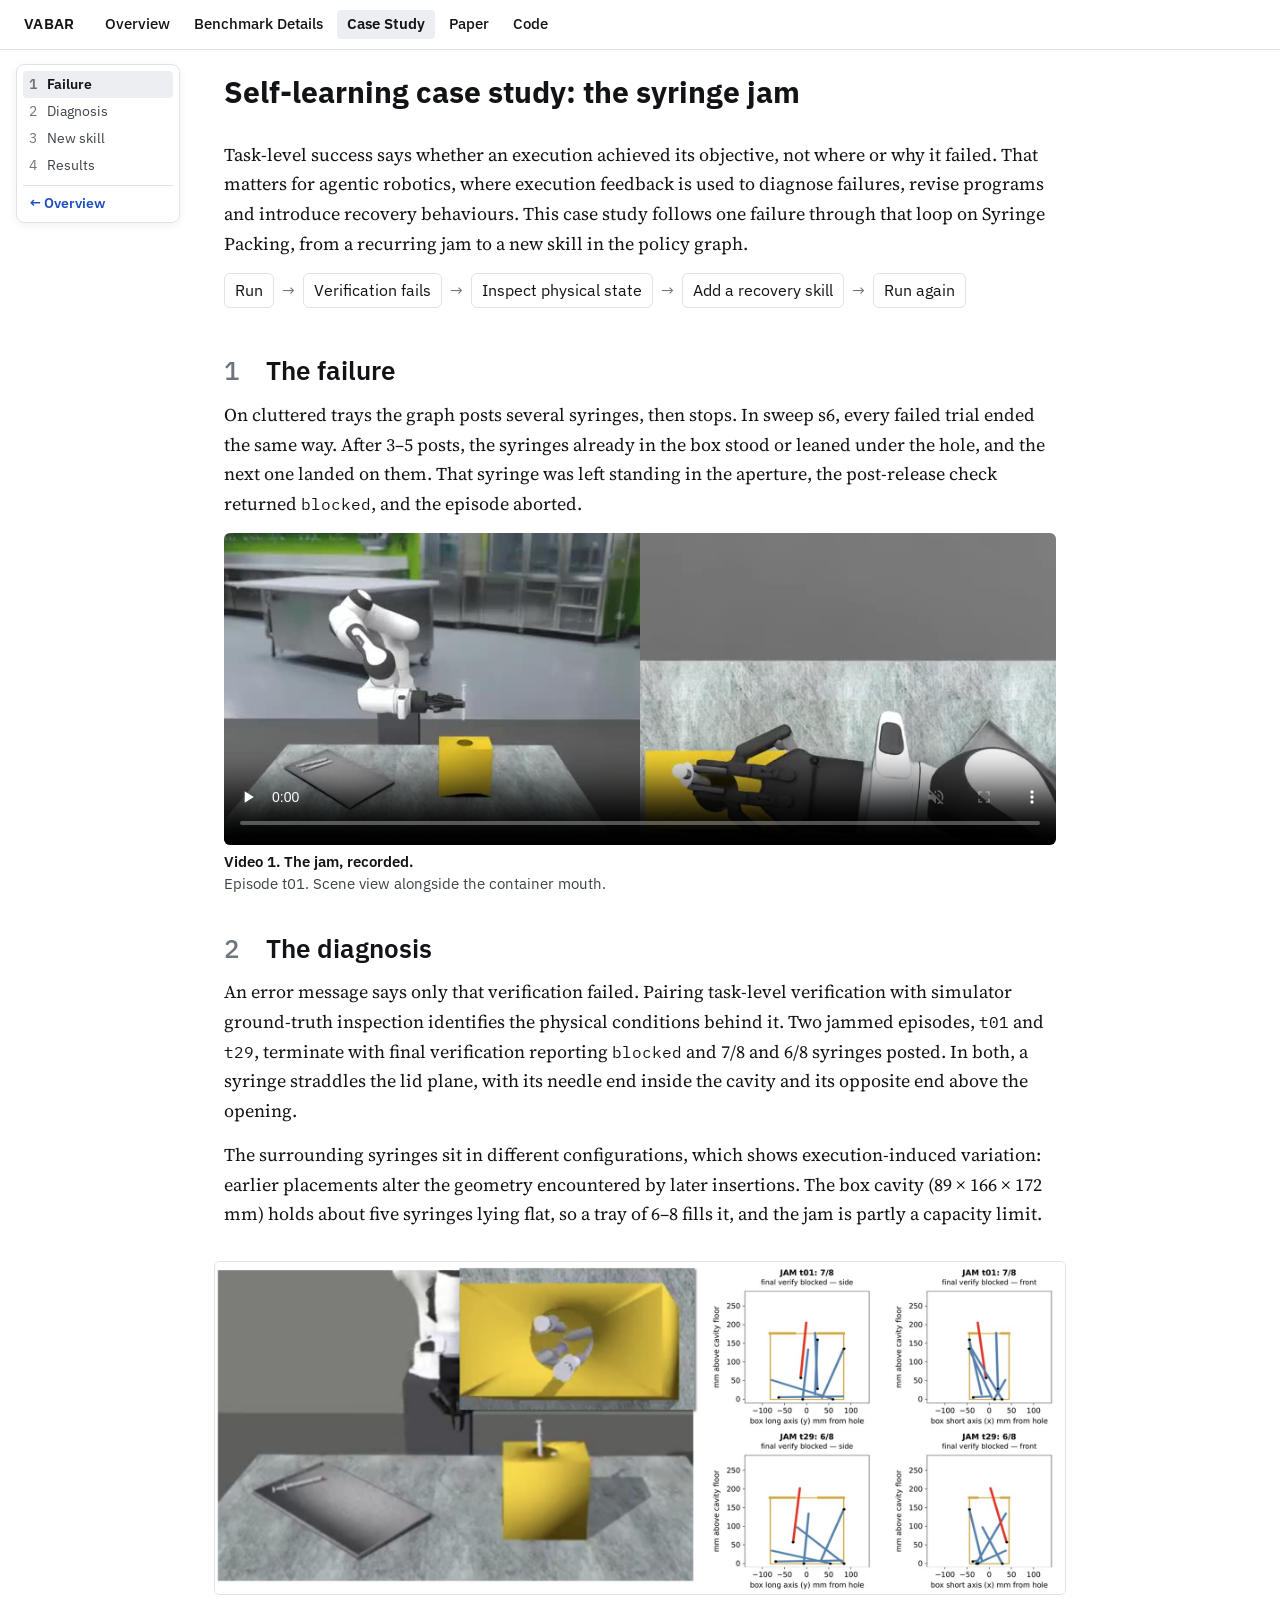
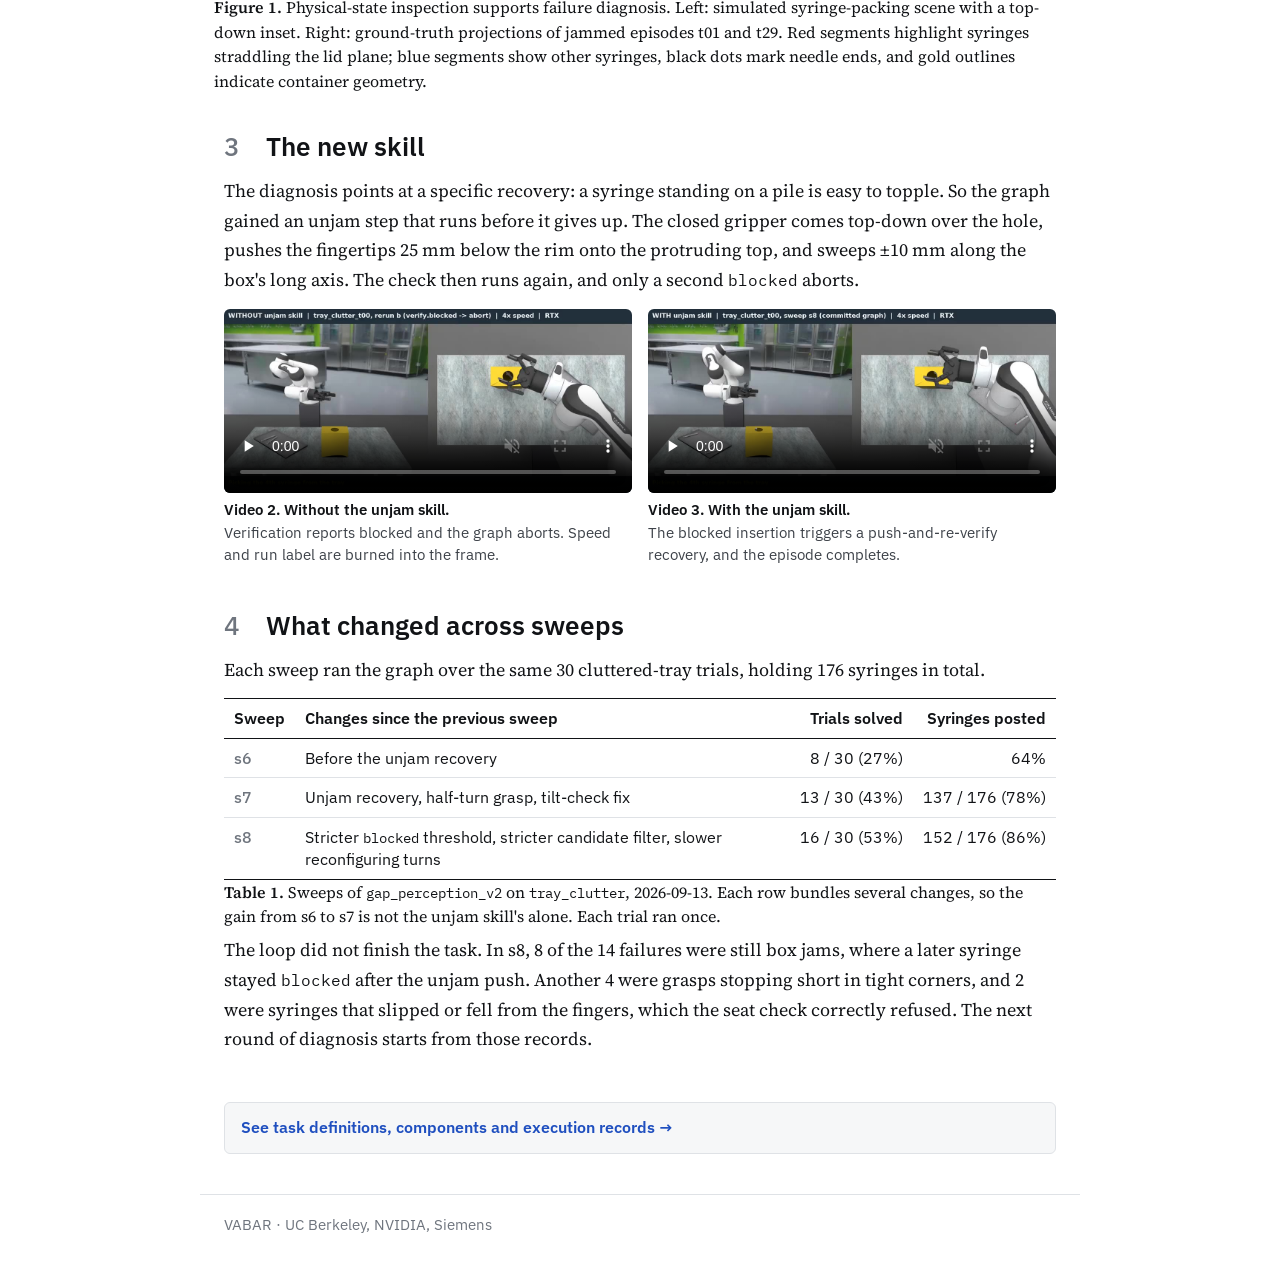
<file: selflearning.html>
<!DOCTYPE html>
<html lang="en">
<head>
  <meta charset="utf-8" />
  <meta name="viewport" content="width=device-width, initial-scale=1" />
  <title>Self-learning case study | VABAR</title>
  <meta name="description" content="How execution feedback and physical-state inspection turned a recurring syringe-packing jam into a new recovery skill." />
  <link rel="preconnect" href="https://fonts.googleapis.com" />
  <link rel="preconnect" href="https://fonts.gstatic.com" crossorigin />
  <link href="https://fonts.googleapis.com/css2?family=IBM+Plex+Sans:wght@400;500;600;700&family=IBM+Plex+Mono:wght@400&family=Source+Serif+4:ital,opsz,wght@0,8..60,400;0,8..60,600;1,8..60,400&display=swap" rel="stylesheet" />
  <link rel="stylesheet" href="css/style.css" />
  <style>
    .clips { display: grid; grid-template-columns: repeat(2, minmax(0, 1fr)); gap: 16px; margin: 14px 0 6px; }
    .clips figure, .clip { margin: 0; }
    .clips video, .clip video { width: 100%; height: auto; border-radius: 6px; background: var(--surface); }
    .clips figcaption, .clip figcaption { margin-top: 6px; font-family: var(--sans); font-size: 15px; line-height: 1.5; color: var(--ink-2); }
    .clips figcaption b, .clip figcaption b { display: block; color: var(--ink); }
    .note { font-family: var(--sans); font-size: 15px; line-height: 1.5; color: var(--ink-2); }
    td.num, th.num { text-align: right; font-variant-numeric: tabular-nums; white-space: nowrap; }
    @media (max-width: 760px) { .clips { grid-template-columns: 1fr; } }
  </style>
</head>
<body>
  <header class="masthead">
    <a class="lab" href="index.html"><b>VABAR</b></a>
    <nav class="pages" aria-label="Pages">
      <a href="index.html">Overview</a>
      <a href="tasks.html"><span class="long">Benchmark </span>Details</a>
      <a href="selflearning.html" aria-current="page">Case Study</a>
    </nav>
    <nav class="ext" aria-label="Paper and code">
      <a href="https://arxiv.org/abs/2611.06881" target="_blank" rel="noopener">Paper</a>
      <a href="https://github.com/BerkeleyAutomation/VABAR" target="_blank" rel="noopener">Code</a>
    </nav>
  </header>
  <nav class="sidenav" aria-label="Sections on this page">
    <a href="#c2"><span class="n">1</span><span>Failure</span></a>
    <a href="#c3"><span class="n">2</span><span>Diagnosis</span></a>
    <a href="#c4"><span class="n">3</span><span>New skill</span></a>
    <a href="#c5"><span class="n">4</span><span>Results</span></a>
    <a class="pagelink" href="index.html">← Overview</a>
  </nav>
  <main id="top">
    <article>
      <div class="body">
        <header class="subpage-head"><h1>Self-learning case study: the syringe jam</h1></header>

        <section id="c1">
          <p>Task-level success says whether an execution achieved its objective, not where or why it failed. That matters for agentic robotics, where execution feedback is used to diagnose failures, revise programs and introduce recovery behaviours. This case study follows one failure through that loop on Syringe Packing, from a recurring jam to a new skill in the policy graph.</p>
          <div class="flow" aria-label="The loop in this case study">
            <span class="n">Run</span><span class="a">→</span><span class="n">Verification fails</span><span class="a">→</span><span class="n">Inspect physical state</span><span class="a">→</span><span class="n">Add a recovery skill</span><span class="a">→</span><span class="n">Run again</span>
          </div>
        </section>

        <section id="c2">
          <h2><span class="num">1</span>The failure</h2>
          <p>On cluttered trays the graph posts several syringes, then stops. In sweep s6, every failed trial ended the same way. After 3–5 posts, the syringes already in the box stood or leaned under the hole, and the next one landed on them. That syringe was left standing in the aperture, the post-release check returned <span class="mono">blocked</span>, and the episode aborted.</p>
          <figure class="clip">
            <video src="assets/video/diag-jam-clip.mp4" poster="assets/img/poster-diag-jam-clip.jpg" controls muted loop playsinline preload="none" aria-label="Episode t01: a syringe jams in the sharps box aperture"></video>
            <figcaption><b>Video 1. The jam, recorded.</b> Episode t01. Scene view alongside the container mouth.</figcaption>
          </figure>
        </section>

        <section id="c3">
          <h2><span class="num">2</span>The diagnosis</h2>
          <p>An error message says only that verification failed. Pairing task-level verification with simulator ground-truth inspection identifies the physical conditions behind it. Two jammed episodes, <span class="mono">t01</span> and <span class="mono">t29</span>, terminate with final verification reporting <span class="mono">blocked</span> and 7/8 and 6/8 syringes posted. In both, a syringe straddles the lid plane, with its needle end inside the cavity and its opposite end above the opening.</p>
          <p>The surrounding syringes sit in different configurations, which shows execution-induced variation: earlier placements alter the geometry encountered by later insertions. The box cavity (89 × 166 × 172 mm) holds about five syringes lying flat, so a tray of 6–8 fills it, and the jam is partly a capacity limit.</p>
        </section>
      </div>

      <figure class="wide-fig" id="fig-jam">
        <img src="assets/img/jam-diagnosis.jpg" width="1900" height="750" loading="lazy" alt="Left: a syringe standing in the sharps box hole, with a top-down view into the box. Right: side and front projections of episodes t01 and t29, with one red syringe crossing the lid plane above blue syringes." />
        <figcaption class="fig-caption"><b>Figure 1.</b> Physical-state inspection supports failure diagnosis. Left: simulated syringe-packing scene with a top-down inset. Right: ground-truth projections of jammed episodes t01 and t29. Red segments highlight syringes straddling the lid plane; blue segments show other syringes, black dots mark needle ends, and gold outlines indicate container geometry.</figcaption>
      </figure>

      <div class="body">
        <section id="c4">
          <h2><span class="num">3</span>The new skill</h2>
          <p>The diagnosis points at a specific recovery: a syringe standing on a pile is easy to topple. So the graph gained an unjam step that runs before it gives up. The closed gripper comes top-down over the hole, pushes the fingertips 25 mm below the rim onto the protruding top, and sweeps ±10 mm along the box's long axis. The check then runs again, and only a second <span class="mono">blocked</span> aborts.</p>
          <div class="clips">
            <figure>
              <video src="assets/video/diag-without-skill.mp4" poster="assets/img/poster-diag-without-skill.jpg" controls muted loop playsinline preload="none" aria-label="Without the unjam skill: the graph aborts"></video>
              <figcaption><b>Video 2. Without the unjam skill.</b> Verification reports blocked and the graph aborts. Speed and run label are burned into the frame.</figcaption>
            </figure>
            <figure>
              <video src="assets/video/diag-with-skill.mp4" poster="assets/img/poster-diag-with-skill.jpg" controls muted loop playsinline preload="none" aria-label="With the unjam skill: the episode completes"></video>
              <figcaption><b>Video 3. With the unjam skill.</b> The blocked insertion triggers a push-and-re-verify recovery, and the episode completes.</figcaption>
            </figure>
          </div>
        </section>

        <section id="c5">
          <h2><span class="num">4</span>What changed across sweeps</h2>
          <p>Each sweep ran the graph over the same 30 cluttered-tray trials, holding 176 syringes in total.</p>
          <figure class="table-fig">
            <table>
              <thead><tr><th>Sweep</th><th>Changes since the previous sweep</th><th class="num">Trials solved</th><th class="num">Syringes posted</th></tr></thead>
              <tbody>
                <tr><th scope="row">s6</th><td>Before the unjam recovery</td><td class="num">8 / 30 (27%)</td><td class="num">64%</td></tr>
                <tr><th scope="row">s7</th><td>Unjam recovery, half-turn grasp, tilt-check fix</td><td class="num">13 / 30 (43%)</td><td class="num">137 / 176 (78%)</td></tr>
                <tr><th scope="row">s8</th><td>Stricter <span class="mono">blocked</span> threshold, stricter candidate filter, slower reconfiguring turns</td><td class="num">16 / 30 (53%)</td><td class="num">152 / 176 (86%)</td></tr>
              </tbody>
            </table>
            <figcaption class="fig-caption"><b>Table 1.</b> Sweeps of <span class="mono">gap_perception_v2</span> on <span class="mono">tray_clutter</span>, 2026-09-13. Each row bundles several changes, so the gain from s6 to s7 is not the unjam skill's alone. Each trial ran once.</figcaption>
          </figure>
          <p>The loop did not finish the task. In s8, 8 of the 14 failures were still box jams, where a later syringe stayed <span class="mono">blocked</span> after the unjam push. Another 4 were grasps stopping short in tight corners, and 2 were syringes that slipped or fell from the fingers, which the seat check correctly refused. The next round of diagnosis starts from those records.</p>
        </section>

        <p class="nextpage"><a href="tasks.html">See task definitions, components and execution records →</a></p>
      </div>
    </article>
  </main>
  <footer class="colophon">VABAR · UC Berkeley, NVIDIA, Siemens</footer>
  <script src="js/sidenav.js" defer></script>
</body>
</html>
</file>
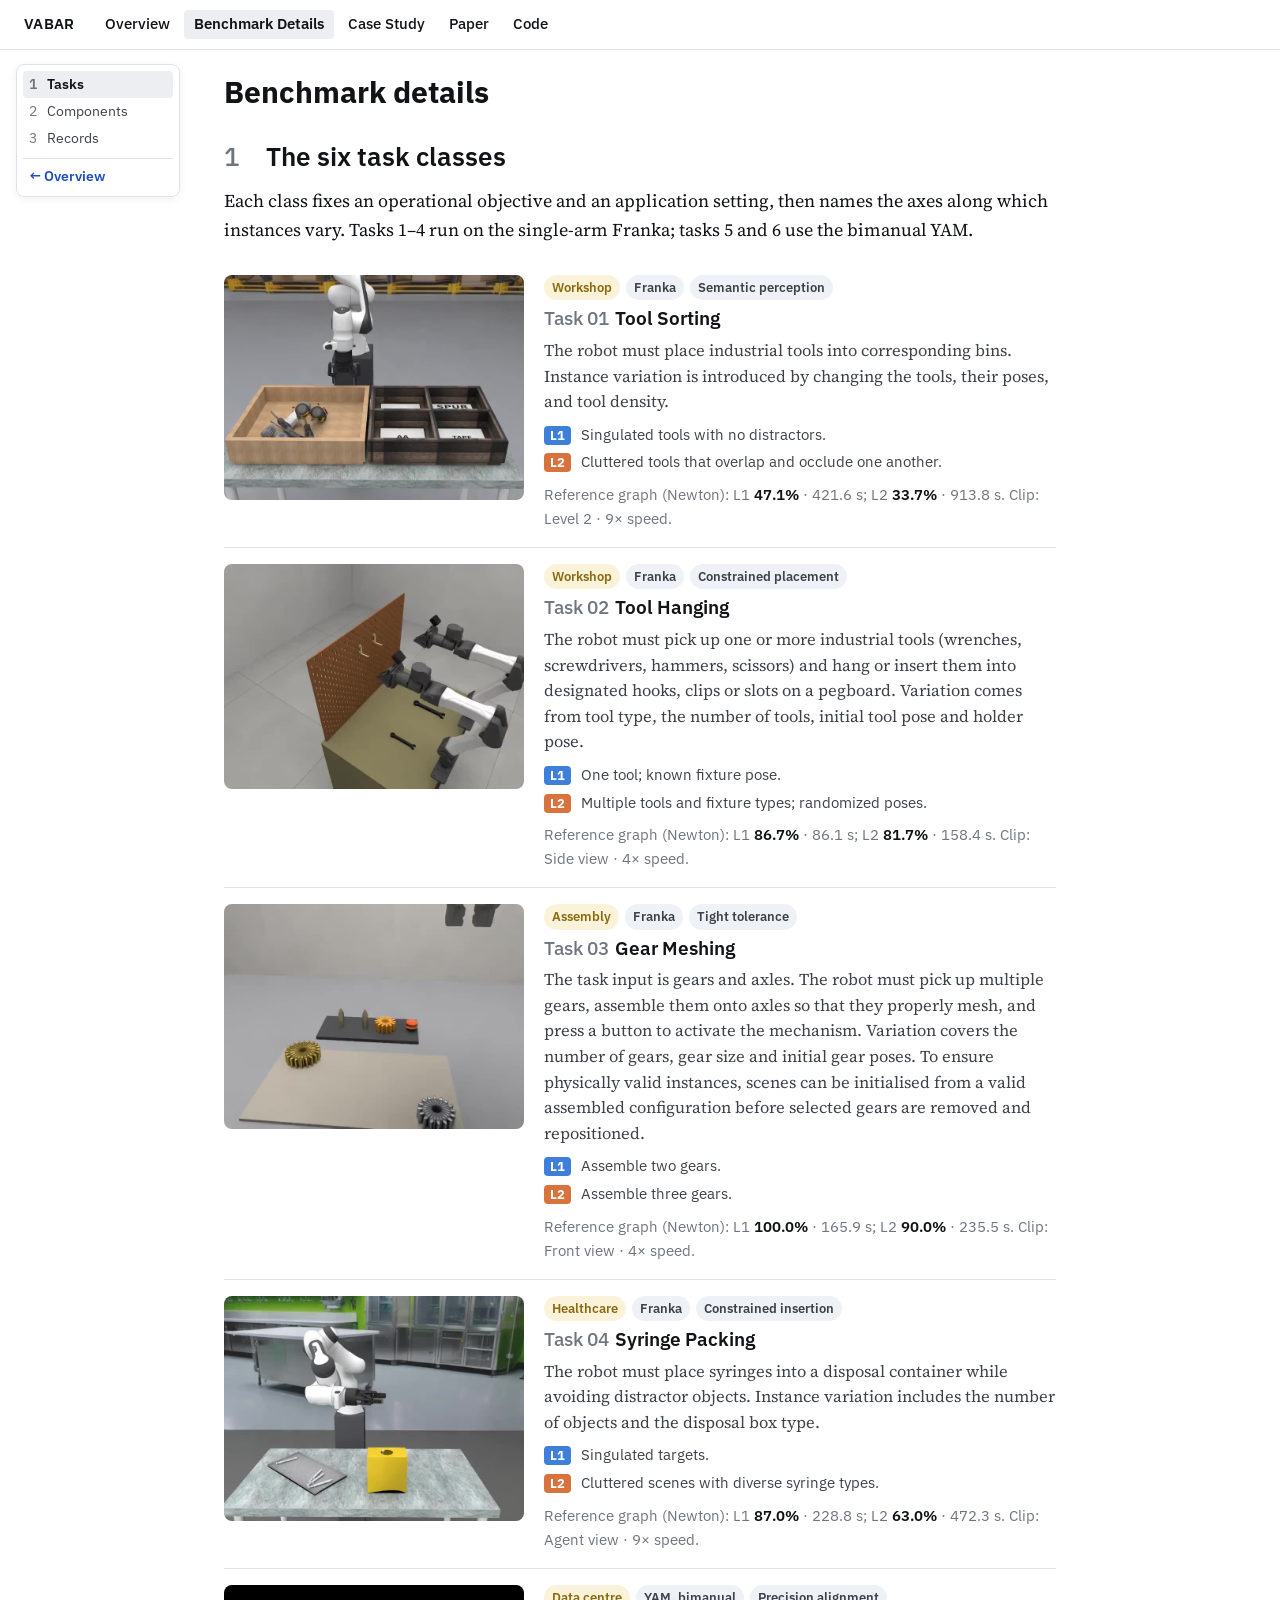
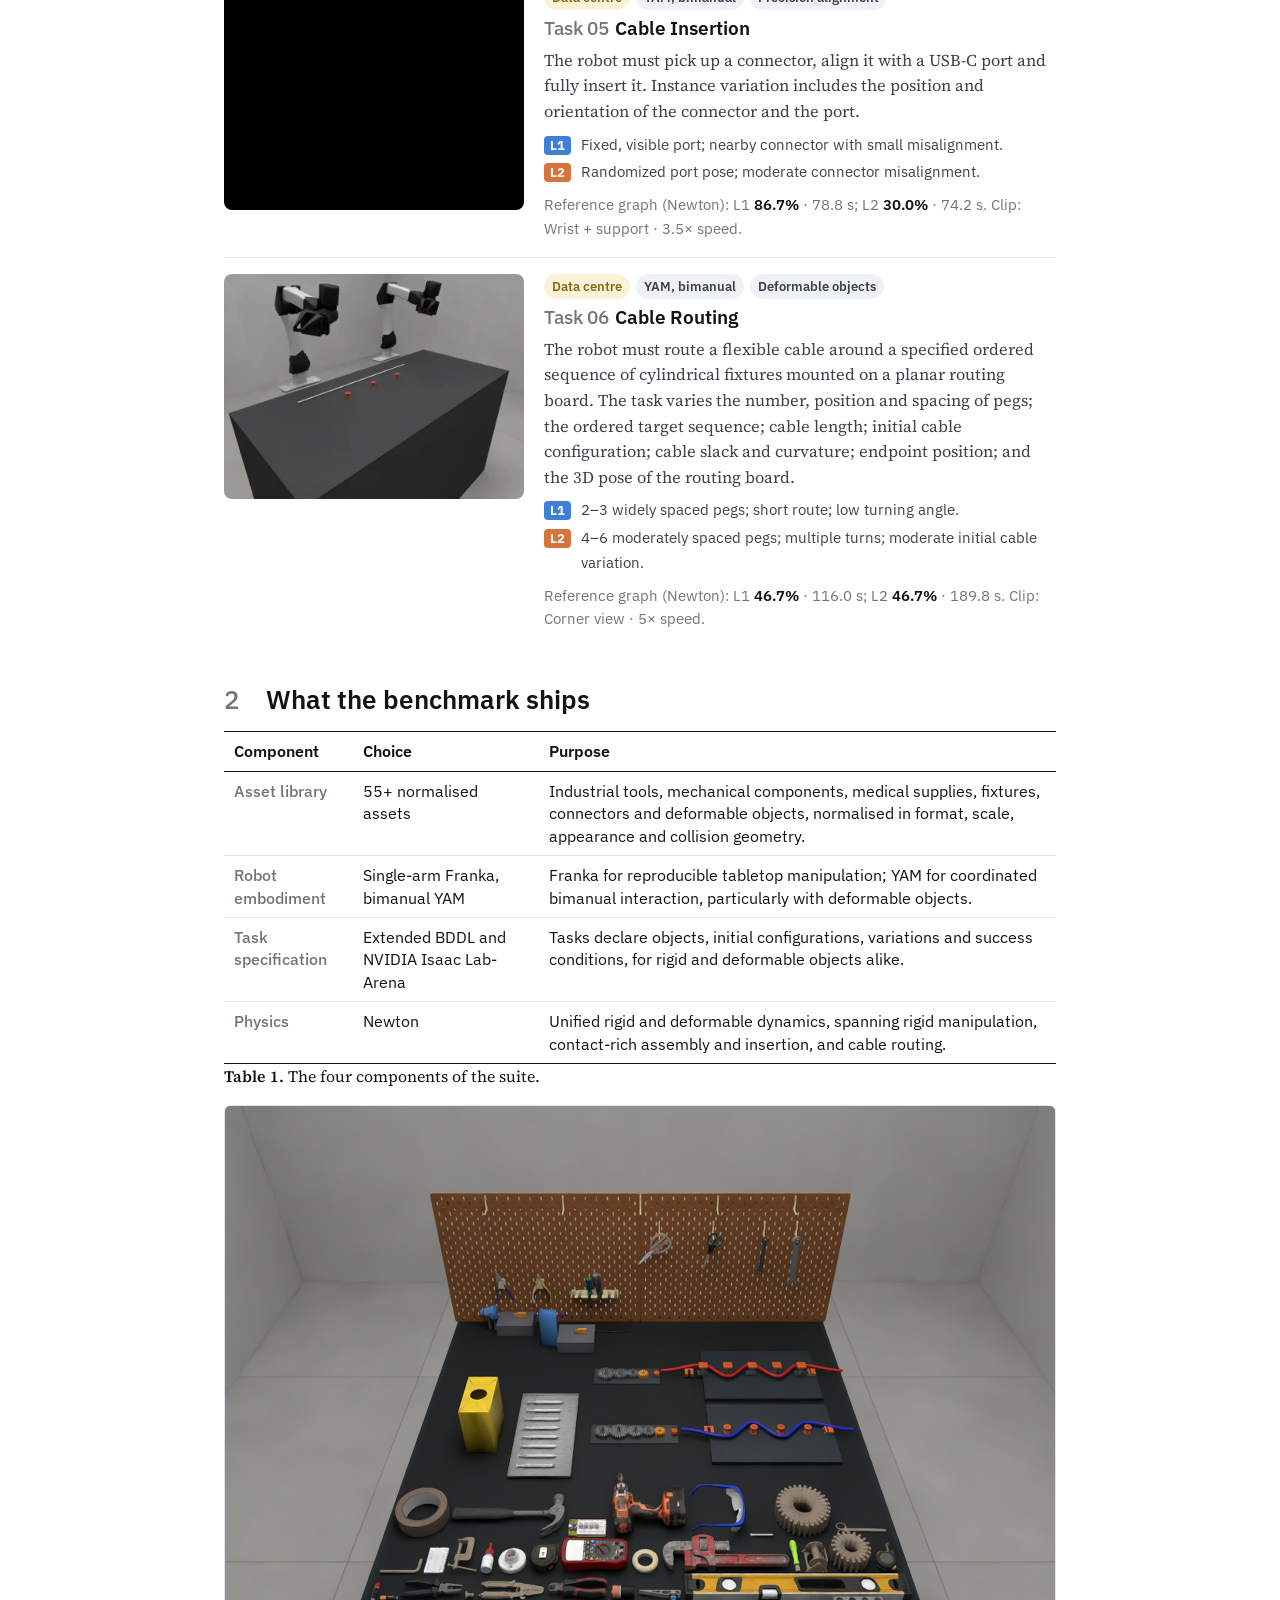
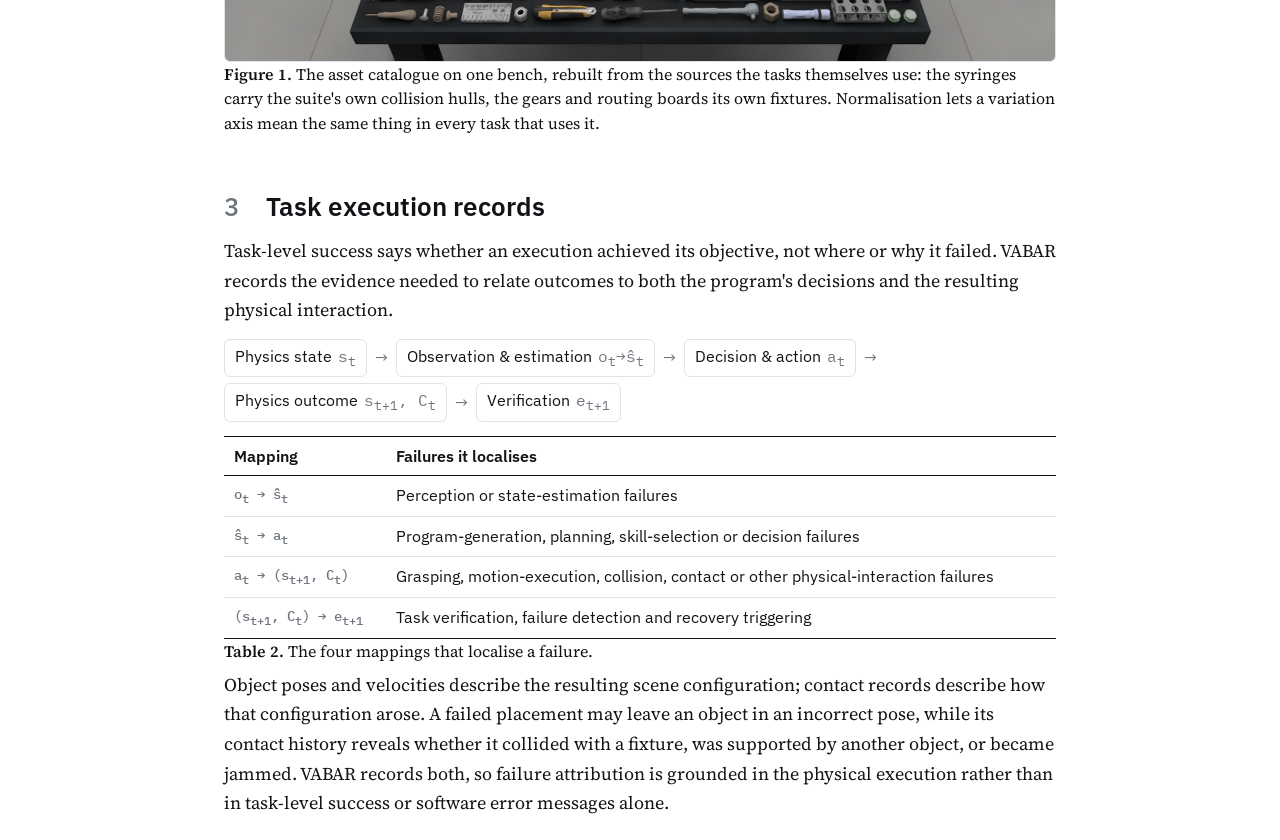
<file: tasks.html>
<!DOCTYPE html>
<html lang="en">
<head>
  <meta charset="utf-8" />
  <meta name="viewport" content="width=device-width, initial-scale=1" />
  <title>Benchmark details | VABAR</title>
  <meta name="description" content="VABAR: an open, simulation-based benchmark of six manipulation task classes with standardized variation, difficulty levels and success criteria, for evaluating agentic robotics systems." />
  <link rel="preconnect" href="https://fonts.googleapis.com" />
  <link rel="preconnect" href="https://fonts.gstatic.com" crossorigin />
  <link href="https://fonts.googleapis.com/css2?family=IBM+Plex+Sans:wght@400;500;600;700&family=IBM+Plex+Mono:wght@400&family=Source+Serif+4:ital,opsz,wght@0,8..60,400;0,8..60,600;1,8..60,400&display=swap" rel="stylesheet" />
  <link rel="stylesheet" href="css/style.css" />
</head>
<body>
  <header class="masthead">
    <a class="lab" href="index.html"><b>VABAR</b></a>
    <nav class="pages" aria-label="Pages">
      <a href="index.html">Overview</a>
      <a href="tasks.html" aria-current="page"><span class="long">Benchmark </span>Details</a>
      <a href="selflearning.html">Case Study</a>
    </nav>
    <nav class="ext" aria-label="Paper and code">
      <a href="https://arxiv.org/abs/2611.06881" target="_blank" rel="noopener">Paper</a>
      <a href="https://github.com/BerkeleyAutomation/VABAR" target="_blank" rel="noopener">Code</a>
    </nav>
  </header>
  <nav class="sidenav" aria-label="Sections on this page">
    <a href="#s5"><span class="n">1</span><span>Tasks</span></a>
    <a href="#s4"><span class="n">2</span><span>Components</span></a>
    <a href="#s3"><span class="n">3</span><span>Records</span></a>
    <a class="pagelink" href="index.html">← Overview</a>
  </nav>

  <main id="top">
    <article>
      <div class="body">
        <header class="subpage-head">
          <h1>Benchmark details</h1>
        </header>

        <section id="s5">
          <h2><span class="num">1</span>The six task classes</h2>
          <p>Each class fixes an operational objective and an application setting, then names the axes along which instances vary. Tasks 1–4 run on the single-arm Franka; tasks 5 and 6 use the bimanual YAM.</p>

          <article class="pcard" id="task-tool-sorting">
            <div class="pmedia"><video src="assets/video/task-tool-sorting.mp4" poster="assets/img/poster-task-tool-sorting.jpg" autoplay muted loop playsinline preload="metadata" aria-label="Tool Sorting, Level 2 · 9× speed"></video></div>
            <div class="pbody">
              <div class="ptags"><span class="pchip app">Workshop</span><span class="pchip">Franka</span><span class="pchip">Semantic perception</span></div>
              <h4><span class="idx">Task 01</span>Tool Sorting</h4>
              <p class="pover">The robot must place industrial tools into corresponding bins. Instance variation is introduced by changing the tools, their poses, and tool density.</p>
              <dl class="levels"><dt><span class="lvl l1">L1</span></dt><dd>Singulated tools with no distractors.</dd><dt><span class="lvl l2">L2</span></dt><dd>Cluttered tools that overlap and occlude one another.</dd></dl>
              <p class="ref">Reference graph (Newton): L1 <b>47.1%</b> · 421.6 s; L2 <b>33.7%</b> · 913.8 s. Clip: Level 2 · 9× speed.</p>
            </div>
          </article>
          <article class="pcard" id="task-tool-hanging">
            <div class="pmedia"><video src="assets/video/task-tool-hanging.mp4" poster="assets/img/poster-task-tool-hanging.jpg" autoplay muted loop playsinline preload="metadata" aria-label="Tool Hanging, Side view · 4× speed"></video></div>
            <div class="pbody">
              <div class="ptags"><span class="pchip app">Workshop</span><span class="pchip">Franka</span><span class="pchip">Constrained placement</span></div>
              <h4><span class="idx">Task 02</span>Tool Hanging</h4>
              <p class="pover">The robot must pick up one or more industrial tools (wrenches, screwdrivers, hammers, scissors) and hang or insert them into designated hooks, clips or slots on a pegboard. Variation comes from tool type, the number of tools, initial tool pose and holder pose.</p>
              <dl class="levels"><dt><span class="lvl l1">L1</span></dt><dd>One tool; known fixture pose.</dd><dt><span class="lvl l2">L2</span></dt><dd>Multiple tools and fixture types; randomized poses.</dd></dl>
              <p class="ref">Reference graph (Newton): L1 <b>86.7%</b> · 86.1 s; L2 <b>81.7%</b> · 158.4 s. Clip: Side view · 4× speed.</p>
            </div>
          </article>
          <article class="pcard" id="task-gear-meshing">
            <div class="pmedia"><video src="assets/video/task-gear-meshing.mp4" poster="assets/img/poster-task-gear-meshing.jpg" autoplay muted loop playsinline preload="metadata" aria-label="Gear Meshing, Front view · 4× speed"></video></div>
            <div class="pbody">
              <div class="ptags"><span class="pchip app">Assembly</span><span class="pchip">Franka</span><span class="pchip">Tight tolerance</span></div>
              <h4><span class="idx">Task 03</span>Gear Meshing</h4>
              <p class="pover">The task input is gears and axles. The robot must pick up multiple gears, assemble them onto axles so that they properly mesh, and press a button to activate the mechanism. Variation covers the number of gears, gear size and initial gear poses. To ensure physically valid instances, scenes can be initialised from a valid assembled configuration before selected gears are removed and repositioned.</p>
              <dl class="levels"><dt><span class="lvl l1">L1</span></dt><dd>Assemble two gears.</dd><dt><span class="lvl l2">L2</span></dt><dd>Assemble three gears.</dd></dl>
              <p class="ref">Reference graph (Newton): L1 <b>100.0%</b> · 165.9 s; L2 <b>90.0%</b> · 235.5 s. Clip: Front view · 4× speed.</p>
            </div>
          </article>
          <article class="pcard" id="task-syringe-packing">
            <div class="pmedia"><video src="assets/video/task-syringe-packing.mp4" poster="assets/img/poster-task-syringe-packing.jpg" autoplay muted loop playsinline preload="metadata" aria-label="Syringe Packing, Agent view · 9× speed"></video></div>
            <div class="pbody">
              <div class="ptags"><span class="pchip app">Healthcare</span><span class="pchip">Franka</span><span class="pchip">Constrained insertion</span></div>
              <h4><span class="idx">Task 04</span>Syringe Packing</h4>
              <p class="pover">The robot must place syringes into a disposal container while avoiding distractor objects. Instance variation includes the number of objects and the disposal box type.</p>
              <dl class="levels"><dt><span class="lvl l1">L1</span></dt><dd>Singulated targets.</dd><dt><span class="lvl l2">L2</span></dt><dd>Cluttered scenes with diverse syringe types.</dd></dl>
              <p class="ref">Reference graph (Newton): L1 <b>87.0%</b> · 228.8 s; L2 <b>63.0%</b> · 472.3 s. Clip: Agent view · 9× speed.</p>
            </div>
          </article>
          <article class="pcard" id="task-cable-insertion">
            <div class="pmedia"><video src="assets/video/task-cable-insertion.mp4" poster="assets/img/poster-task-cable-insertion.jpg" autoplay muted loop playsinline preload="metadata" aria-label="Cable Insertion, Wrist + support · 3.5× speed"></video></div>
            <div class="pbody">
              <div class="ptags"><span class="pchip app">Data centre</span><span class="pchip">YAM, bimanual</span><span class="pchip">Precision alignment</span></div>
              <h4><span class="idx">Task 05</span>Cable Insertion</h4>
              <p class="pover">The robot must pick up a connector, align it with a USB-C port and fully insert it. Instance variation includes the position and orientation of the connector and the port.</p>
              <dl class="levels"><dt><span class="lvl l1">L1</span></dt><dd>Fixed, visible port; nearby connector with small misalignment.</dd><dt><span class="lvl l2">L2</span></dt><dd>Randomized port pose; moderate connector misalignment.</dd></dl>
              <p class="ref">Reference graph (Newton): L1 <b>86.7%</b> · 78.8 s; L2 <b>30.0%</b> · 74.2 s. Clip: Wrist + support · 3.5× speed.</p>
            </div>
          </article>
          <article class="pcard" id="task-cable-routing">
            <div class="pmedia"><video src="assets/video/task-cable-routing.mp4" poster="assets/img/poster-task-cable-routing.jpg" autoplay muted loop playsinline preload="metadata" aria-label="Cable Routing, Corner view · 5× speed"></video></div>
            <div class="pbody">
              <div class="ptags"><span class="pchip app">Data centre</span><span class="pchip">YAM, bimanual</span><span class="pchip">Deformable objects</span></div>
              <h4><span class="idx">Task 06</span>Cable Routing</h4>
              <p class="pover">The robot must route a flexible cable around a specified ordered sequence of cylindrical fixtures mounted on a planar routing board. The task varies the number, position and spacing of pegs; the ordered target sequence; cable length; initial cable configuration; cable slack and curvature; endpoint position; and the 3D pose of the routing board.</p>
              <dl class="levels"><dt><span class="lvl l1">L1</span></dt><dd>2–3 widely spaced pegs; short route; low turning angle.</dd><dt><span class="lvl l2">L2</span></dt><dd>4–6 moderately spaced pegs; multiple turns; moderate initial cable variation.</dd></dl>
              <p class="ref">Reference graph (Newton): L1 <b>46.7%</b> · 116.0 s; L2 <b>46.7%</b> · 189.8 s. Clip: Corner view · 5× speed.</p>
            </div>
          </article>
        </section>

        <section id="s4">
          <h2><span class="num">2</span>What the benchmark ships</h2>
          <figure class="table-fig">
            <table>
              <thead><tr><th>Component</th><th>Choice</th><th>Purpose</th></tr></thead>
              <tbody>
                <tr><th scope="row">Asset library</th><td>55+ normalised assets</td><td>Industrial tools, mechanical components, medical supplies, fixtures, connectors and deformable objects, normalised in format, scale, appearance and collision geometry.</td></tr>
                <tr><th scope="row">Robot embodiment</th><td>Single-arm Franka, bimanual YAM</td><td>Franka for reproducible tabletop manipulation; YAM for coordinated bimanual interaction, particularly with deformable objects.</td></tr>
                <tr><th scope="row">Task specification</th><td>Extended BDDL and NVIDIA Isaac Lab-Arena</td><td>Tasks declare objects, initial configurations, variations and success conditions, for rigid and deformable objects alike.</td></tr>
                <tr><th scope="row">Physics</th><td>Newton</td><td>Unified rigid and deformable dynamics, spanning rigid manipulation, contact-rich assembly and insertion, and cable routing.</td></tr>
              </tbody>
            </table>
            <figcaption class="fig-caption"><b>Table 1.</b> The four components of the suite.</figcaption>
          </figure>
          <figure class="article-fig">
            <img src="assets/img/asset-bench.jpg" width="1600" height="1069" loading="lazy" alt="The asset catalogue on one bench: a pegboard with hand tools, a sharps container, a tray of syringes, gear rails, cable routing boards, and rows of tools, gears and fasteners." />
            <figcaption class="fig-caption"><b>Figure 1.</b> The asset catalogue on one bench, rebuilt from the sources the tasks themselves use: the syringes carry the suite's own collision hulls, the gears and routing boards its own fixtures. Normalisation lets a variation axis mean the same thing in every task that uses it.</figcaption>
          </figure>
        </section>

        
        <section id="s3">
          <h2><span class="num">3</span>Task execution records</h2>
          <p>Task-level success says whether an execution achieved its objective, not where or why it failed. VABAR records the evidence needed to relate outcomes to both the program's decisions and the resulting physical interaction.</p>
          <div class="flow" aria-label="Diagnostic execution flow">
            <span class="n">Physics state<i>s<sub>t</sub></i></span><span class="a">→</span><span class="n">Observation &amp; estimation<i>o<sub>t</sub>→ŝ<sub>t</sub></i></span><span class="a">→</span><span class="n">Decision &amp; action<i>a<sub>t</sub></i></span><span class="a">→</span><span class="n">Physics outcome<i>s<sub>t+1</sub>, C<sub>t</sub></i></span><span class="a">→</span><span class="n">Verification<i>e<sub>t+1</sub></i></span>
          </div>
          <figure class="table-fig">
            <table>
              <thead><tr><th>Mapping</th><th>Failures it localises</th></tr></thead>
              <tbody>
                <tr><th scope="row" class="mono">o<sub>t</sub> → ŝ<sub>t</sub></th><td>Perception or state-estimation failures</td></tr>
                <tr><th scope="row" class="mono">ŝ<sub>t</sub> → a<sub>t</sub></th><td>Program-generation, planning, skill-selection or decision failures</td></tr>
                <tr><th scope="row" class="mono">a<sub>t</sub> → (s<sub>t+1</sub>, C<sub>t</sub>)</th><td>Grasping, motion-execution, collision, contact or other physical-interaction failures</td></tr>
                <tr><th scope="row" class="mono">(s<sub>t+1</sub>, C<sub>t</sub>) → e<sub>t+1</sub></th><td>Task verification, failure detection and recovery triggering</td></tr>
              </tbody>
            </table>
            <figcaption class="fig-caption"><b>Table 2.</b> The four mappings that localise a failure.</figcaption>
          </figure>
          <p>Object poses and velocities describe the resulting scene configuration; contact records describe how that configuration arose. A failed placement may leave an object in an incorrect pose, while its contact history reveals whether it collided with a fixture, was supported by another object, or became jammed. VABAR records both, so failure attribution is grounded in the physical execution rather than in task-level success or software error messages alone.</p>
        </section>
      </div>
    </article>
  </main>
  <script src="js/sidenav.js" defer></script>
</body>
</html>
</file>
<file: css/style.css>
/* VABAR project page. Same article system as the Agentic Robotics page:
 * a research article, not a product page. Serif text column (880px), sans for
 * headings, captions and figures; numbered sections, figures and tables. */
:root {
  --ink: #111316;
  --ink-2: #3d4249;
  --muted: #6f757e;
  --rule: #dfe2e6;
  --surface: #f6f7f8;
  --bg: #ffffff;
  --accent: #1f4fbf;
  --gold-ink: #8a6a10;
  --tint: #fbf8ec;
  --l1: #3d7fd9;
  --l2: #d9733d;
  --perc: #2a78d6;
  --grasp: #eb6834;
  --motion: #1baf7a;
  --serif: "Source Serif 4", "Source Serif Pro", Georgia, "Times New Roman", serif;
  --sans: "IBM Plex Sans", ui-sans-serif, system-ui, -apple-system, "Segoe UI", Helvetica, Arial, sans-serif;
  --mono: "IBM Plex Mono", ui-monospace, SFMono-Regular, Menlo, monospace;
  --col: 880px;
  --wide: 1240px;
  color-scheme: light;
}
* { box-sizing: border-box; }
html { scroll-behavior: smooth; scroll-padding-top: 64px; }
body { margin: 0; background: var(--bg); color: var(--ink); font-family: var(--serif); font-size: 16px; line-height: 1.65; -webkit-font-smoothing: antialiased; font-optical-sizing: auto; }
img, video { max-width: 100%; display: block; }
a { color: var(--accent); text-decoration: none; }
a:hover { text-decoration: underline; text-underline-offset: 2px; }
:focus-visible { outline: 2px solid var(--accent); outline-offset: 2px; }
h1, h2, h3, h4 { font-family: var(--sans); color: var(--ink); text-wrap: balance; }
p { margin: 0 0 14px; }
b, strong { font-weight: 600; }
.mono { font-family: var(--mono); font-size: .9em; }
.muted { color: var(--muted); }

/* masthead */
.masthead { position: sticky; top: 0; z-index: 30; display: flex; align-items: center; justify-content: flex-start; gap: 20px; padding: 10px 24px; background: rgba(255,255,255,.95); backdrop-filter: blur(8px); border-bottom: 1px solid var(--rule); font-family: var(--sans); font-size: 13px; }
.masthead .lab { display: flex; white-space: nowrap; align-items: center; gap: 10px; color: var(--ink-2); }
.masthead .lab b { color: var(--ink); font-weight: 600; letter-spacing: .02em; }

/* hero: title, tags, logos and links on the left; six tasks on the right */
.hero { display: grid; grid-template-columns: 110px minmax(0, 1fr); column-gap: 10px; max-width: 974px; margin: 0 auto; padding: 10px 12px 0; }
.title-block h1 { margin: 0 0 12px; }
.title-block h1 .t1 { display: block; font-size: 44px; line-height: 1.1; font-weight: 700; color: #6b6e72; letter-spacing: -.01em; }
.title-block h1 .t2 { display: block; font-size: 26px; line-height: 1.25; font-weight: 700; color: var(--ink); margin-top: 4px; }
.features { display: flex; flex-wrap: wrap; gap: 8px; margin: 0 0 14px; padding: 0; list-style: none; font-family: var(--sans); }
.features li { font-size: 13px; font-weight: 500; padding: 3px 12px; border-radius: 6px; color: #2b2f34; }
.features li.newlabel { padding: 3px 4px 3px 0; color: var(--accent); font-weight: 700; }
.features .c1 { background: #fbe6d2; }
.features .c2 { background: #cfe5e2; }
.features .c3 { background: #d8e3ee; }
.links { display: flex; flex-wrap: wrap; gap: 6px 48px; list-style: none; margin: 0 0 14px; padding: 0; font-family: var(--sans); font-size: 14px; }
.links li { display: flex; align-items: center; gap: 10px; }
.links img { width: 18px; height: 18px; }
.links img.ax { width: 34px; height: auto; margin-right: -2px; }
.links .soon { color: var(--muted); }

/* front-page player: six tasks as a grid, then each zooms up and plays */
.preview-col { grid-row: 1; grid-column: 1; position: relative; }
.previews { position: absolute; inset: 3px 0; display: grid; grid-template-rows: repeat(6, minmax(0, 1fr)); gap: 4px; }
.previews button { display: flex; flex-direction: column; min-height: 0; padding: 0; border: 0; background: none; cursor: pointer; font-family: var(--sans); font-size: 11.5px; line-height: 1.3; text-align: left; color: var(--muted); }
.previews img { flex: 1; min-height: 0; width: 100%; object-fit: cover; border-radius: 3px; outline: 2px solid transparent; outline-offset: -2px; }
.previews span { padding-top: 1px; white-space: nowrap; overflow: hidden; text-overflow: ellipsis; }
.previews button:hover, .previews button[aria-current] { color: var(--ink); }
.previews button[aria-current] { font-weight: 600; }
.previews button[aria-current] img { outline-color: var(--accent); }
.stage { grid-row: 1; grid-column: 2; position: relative; aspect-ratio: 16 / 9; }
.tile { position: absolute; width: 33.3333%; height: 50%; padding: 3px; border: 0; background: none; cursor: pointer; transition: left .6s ease, top .6s ease, width .6s ease, height .6s ease, opacity .4s ease; }
.tile:nth-child(3n+1) { left: 0; } .tile:nth-child(3n+2) { left: 33.3333%; } .tile:nth-child(3n) { left: 66.6667%; }
.tile:nth-child(-n+3) { top: 0; } .tile:nth-child(n+4) { top: 50%; }
.tile video { width: 100%; height: 100%; object-fit: cover; border-radius: 4px; background: var(--surface); }
.stage.zoomed .tile { opacity: 0; pointer-events: none; }
.stage.zoomed .tile.active { left: 0; top: 0; width: 100%; height: 100%; opacity: 1; pointer-events: auto; z-index: 2; }
.taskbar { grid-column: 2; display: grid; grid-template-columns: repeat(7, minmax(0, 1fr)); gap: 6px; margin: 8px 3px 0; }
.taskbar button { display: flex; flex-direction: column; justify-content: space-between; padding: 2px 0; border: 0; background: none; text-align: left; font-family: var(--sans); font-size: 12px; line-height: 1.3; color: var(--muted); cursor: pointer; }
.taskbar button:hover, .taskbar button[aria-current] { color: var(--ink); }
.taskbar button[aria-current] { font-weight: 600; }
.taskbar b { display: block; height: 3px; margin-top: 4px; border-radius: 2px; background: #e4e6ea; overflow: hidden; }
.taskbar i { display: block; width: 0; height: 100%; background: var(--accent); }
.hero-foot { grid-column: 2; display: flex; justify-content: space-between; gap: 12px; margin: 6px 3px 0; font-family: var(--sans); font-size: 12.5px; color: var(--muted); }

/* variation: one task at a time */
.vselect { margin: 14px 0 6px; font-family: var(--sans); }
.vtabs { display: flex; flex-wrap: wrap; gap: 6px; }
.vtabs button { padding: 3px 12px; border: 1px solid var(--rule); border-radius: 999px; background: #fff; color: var(--ink-2); font-family: var(--sans); font-size: 14px; cursor: pointer; }
.vtabs button:hover { background: var(--surface); }
.vtabs button[aria-pressed="true"] { background: var(--ink); border-color: var(--ink); color: #fff; font-weight: 500; }
.vaxes { margin: 10px 0 8px; font-size: 14px; color: var(--muted); }
.vclips { display: grid; grid-template-columns: 1fr 1fr; gap: 10px; }
.vclips figure { margin: 0; }
.vclips figcaption { margin-bottom: 4px; font-size: 14px; font-weight: 600; color: var(--ink-2); }
.vclips video { width: 100%; aspect-ratio: 16 / 10; object-fit: cover; border-radius: 6px; background: var(--surface); }
.nextpage { margin: 26px 0 0; padding: 12px 16px; border: 1px solid var(--rule); border-radius: 6px; background: var(--surface); font-family: var(--sans); font-size: 15.5px; font-weight: 600; }
.sidenav .pagelink { display: block; margin-top: 6px; padding-top: 8px; border-top: 1px solid var(--rule); border-radius: 0; color: var(--accent); font-weight: 600; }

/* article column */
.body { max-width: var(--col); margin: 0 auto; padding: 0 24px; }

/* title block: authors under the hero, same width as the article column */
.title-block { max-width: var(--col); margin: 0 auto; padding: 18px 24px 4px; }
.title-block .authors { font-size: 13.5px; }
.authors { font-family: var(--sans); font-size: 14px; line-height: 1.7; color: var(--ink); margin: 0; }
.authors sup, .affils sup { font-size: .7em; color: var(--muted); margin-left: 1px; }
.affils { font-family: var(--sans); font-size: 13px; color: var(--muted); margin: 4px 0 0; }
.affils span + span::before { content: "·"; margin: 0 8px; }

section { padding: 28px 0 8px; }
h2 { font-size: 22px; font-weight: 600; line-height: 1.3; margin: 0 0 12px; }
h2 .num { display: inline-block; min-width: 1.6em; color: var(--muted); font-weight: 500; }
h3 { font-size: 16px; font-weight: 600; margin: 22px 0 8px; }
.abstract { padding-top: 22px; }
.abstract h2 { font-size: 13px; text-transform: uppercase; letter-spacing: .08em; color: var(--muted); margin-bottom: 6px; }
.abstract p { color: var(--ink-2); }

/* tables (booktabs) */
.table-fig { margin: 14px 0 6px; overflow-x: auto; }
table { width: 100%; border-collapse: collapse; font-family: var(--sans); font-size: 13.5px; line-height: 1.45; }
th, td { text-align: left; vertical-align: top; padding: 8px 10px; border-bottom: 1px solid var(--rule); }
thead th { border-top: 1.5px solid var(--ink); border-bottom: 1px solid var(--ink); font-weight: 600; }
tbody tr:last-child th, tbody tr:last-child td { border-bottom: 1.5px solid var(--ink); }
tbody th { font-weight: 500; color: var(--muted); }
.flow { font-family: var(--sans); font-size: 13.5px; display: flex; flex-wrap: wrap; align-items: center; gap: 6px 8px; margin: 4px 0 10px; }
.flow span.n { padding: 4px 10px; border: 1px solid var(--rule); border-radius: 6px; background: #fff; }
.flow span.n i { font-family: var(--mono); font-style: normal; color: var(--muted); margin-left: 6px; }
.flow span.a { color: var(--muted); }

/* figures */
.article-fig { margin: 16px 0 18px; }
.article-fig img { width: 100%; height: auto; border-radius: 6px; border: 1px solid var(--rule); }
.wide-fig { max-width: 1060px; margin: 10px auto 8px; padding: 0 24px; }
.wide-fig img { width: 100%; height: auto; border-radius: 6px; border: 1px solid var(--rule); }

/* task cards (same as project cards) */
.pcard { display: grid; grid-template-columns: 300px 1fr; gap: 20px; align-items: start; padding: 16px 0; border-bottom: 1px solid var(--rule); }
.pcard:last-of-type { border-bottom: 0; }
.pmedia { display: block; border-radius: 8px; overflow: hidden; background: var(--surface); aspect-ratio: 4 / 3; }
.pmedia video { width: 100%; height: 100%; object-fit: cover; }
.ptags { display: flex; flex-wrap: wrap; gap: 6px; margin-bottom: 6px; font-family: var(--sans); }
.pchip { font-size: 11.5px; font-weight: 600; padding: 2px 8px; border-radius: 999px; background: #eef1f6; color: var(--ink-2); }
.pchip.app { background: #fbf3d9; color: var(--gold-ink); }
.pcard h4 { font-size: 16px; line-height: 1.35; margin: 0 0 6px; font-weight: 600; }
.pcard h4 .idx { color: var(--muted); font-weight: 500; margin-right: 6px; }
.pover { font-size: 14.5px; color: var(--ink-2); margin: 0 0 8px; line-height: 1.55; }
.levels { display: grid; grid-template-columns: auto 1fr; gap: 3px 10px; margin: 0 0 8px; font-family: var(--sans); font-size: 13px; color: var(--ink-2); }
.levels dd { margin: 0; }
.lvl { display: inline-block; font-family: var(--sans); font-size: 11px; font-weight: 700; line-height: 17px; padding: 0 6px; border-radius: 4px; color: #fff; }
.lvl.l1 { background: var(--l1); } .lvl.l2 { background: var(--l2); }
.ref { font-family: var(--sans); font-size: 12.5px; color: var(--muted); margin: 0; }
.ref b { color: var(--ink); }

/* variation grid */

/* failure decomposition bars */

/* citation and footer */
.citation pre { background: var(--surface); border: 1px solid var(--rule); border-radius: 4px; padding: 12px 14px; overflow-x: auto; font-family: var(--mono); font-size: 12.5px; line-height: 1.5; margin: 0; }
.colophon { max-width: var(--col); margin: 40px auto 0; padding: 18px 24px 36px; border-top: 1px solid var(--rule); font-family: var(--sans); font-size: 12.5px; color: var(--muted); }

/* agent benchmark plot (dumbbells, provider logos as markers) */
.agents { width: min(1120px, calc(100vw - 48px)); max-width: none; padding: 0; margin: 18px 0 8px; position: relative; left: 50%; transform: translateX(-50%); }
.agrid { display: grid; grid-template-columns: repeat(3, minmax(0, 1fr)); gap: 18px 28px; }
.apanel h4 { margin: 0 0 2px; font-size: 13px; font-weight: 600; }
.apanel h4 a { color: var(--ink); }
.apanel.all h4 { color: var(--ink); }
.apanel svg { width: 100%; height: auto; display: block; font-family: var(--sans); }
.apanel .gl { stroke: #eceae6; stroke-width: 1; }
.apanel .ax { font-size: 10px; fill: #8a8d92; }
.apanel .hu { stroke: #9a9da2; stroke-width: 1; stroke-dasharray: 3 3; }
.apanel .hut { font-size: 9.5px; fill: #8a8d92; }
.apanel .nm { font-size: 11px; fill: #3d4249; }
.apanel .nm.win, .apanel .v.win { fill: #2f6fd0; font-weight: 700; }
.apanel .ln { stroke: #c9ccd1; stroke-width: 2; }
.apanel .z { fill: #fff; stroke: #9a9da2; stroke-width: 1.4; }
.apanel .mk { fill: #fff; stroke: #d3d1cc; stroke-width: 1.4; }
.apanel .mk.win { stroke: #2f6fd0; stroke-width: 2; }
.apanel .v { font-size: 11px; fill: #3d4249; font-variant-numeric: tabular-nums; }
.akey { display: flex; flex-wrap: wrap; align-items: center; gap: 6px; margin: 12px 0 0; font-family: var(--sans); font-size: 12px; color: var(--muted); }
.akey span { display: inline-block; }
.akey .ki { display: inline-flex; align-items: center; gap: 6px; margin-right: 14px; }
.akey .z { width: 8px; height: 8px; border-radius: 50%; border: 1.4px solid #9a9da2; }
.akey .arr { width: 22px; height: 2px; background: #c9ccd1; }
.akey .mk { width: 14px; height: 14px; border-radius: 50%; border: 1.4px solid #d3d1cc; }
.akey .hu { width: 0; height: 12px; border-left: 1px dashed #9a9da2; }
.agents .fig-caption { margin-top: 6px; }
@media (max-width: 1000px) { .agrid { grid-template-columns: repeat(2, minmax(0, 1fr)); } }
@media (max-width: 600px) { .agrid { grid-template-columns: 1fr; } }

/* top bar: switches pages */
.masthead .pages { display: flex; gap: 4px; }
.masthead .ext { display: flex; gap: 4px; margin-left: -16px; }
.masthead .ext a { padding: 2px 10px; border-radius: 4px; color: var(--ink); font-weight: 500; }
.masthead .ext a:hover { background: var(--surface); text-decoration: none; }
.masthead .pages a { padding: 2px 10px; border-radius: 4px; color: var(--ink); font-weight: 500; }
.masthead .pages a:hover { background: var(--surface); text-decoration: none; }
.masthead .pages a[aria-current="page"] { background: #eceef1; color: var(--ink); font-weight: 600; }

/* floating left nav: moves within a page; only shown where the margin has room */
.sidenav { display: none; }
@media (min-width: 1240px) {
  .sidenav { display: block; position: fixed; left: 16px; top: 64px; z-index: 20; width: 140px; padding: 6px; background: rgba(255,255,255,.96); border: 1px solid var(--rule); border-radius: 8px; box-shadow: 0 2px 10px rgba(17,19,22,.06); font-family: var(--sans); font-size: 12.5px; line-height: 1.35; transition: opacity .15s; }
  .sidenav.after-hero:not(.show) { opacity: 0; visibility: hidden; }
  .sidenav a { display: grid; grid-template-columns: 14px 1fr; gap: 4px; padding: 4px 6px; border-radius: 4px; color: var(--ink-2); }
  .sidenav a:hover { background: var(--surface); text-decoration: none; }
  .sidenav a .n { color: var(--muted); }
  .sidenav a[aria-current] { background: #eceef1; color: var(--ink); font-weight: 600; }
  /* wide figures leave the nav's margin free */
  .agents { width: min(1120px, calc(100vw - 340px)); }
  .wide-fig { max-width: min(1060px, calc(100vw - 340px)); }
}

/* What is Variational Automation? */
.vacards { display: grid; grid-template-columns: repeat(3, minmax(0, 1fr)); gap: 12px; margin: 14px 0 6px; }
.vacard { padding: 12px 14px; border: 1px solid var(--rule); border-radius: 6px; font-family: var(--sans); }
.vacard.hl { background: #f1f8f6; border-color: #9fcfc8; }
.vacard .chip { display: inline-block; padding: 0 7px; border-radius: 4px; background: #eceef1; color: var(--ink-2); font-size: 11px; font-weight: 600; line-height: 1.6; }
.vacard.hl .chip { background: #cfe5e2; color: #17433d; }
.vacard h3 { margin: 6px 0 4px; font-size: 14px; font-weight: 600; }
.vacard p { margin: 0; font-size: 13px; line-height: 1.5; color: var(--ink-2); }
.vacard p b { color: var(--ink); }

/* tasks page header and page links */
.subpage-head { padding: 24px 0 2px; font-family: var(--sans); }
.subpage-head h1 { margin: 0; font-size: 26px; font-weight: 700; line-height: 1.2; }

@media (max-width: 760px) {
  .hero { grid-template-columns: minmax(0, 1fr); }
  .preview-col, .stage, .taskbar, .hero-foot { grid-column: 1; grid-row: auto; }
  .previews { position: static; grid-template-rows: none; grid-template-columns: repeat(6, minmax(0, 1fr)); margin: 0 3px 4px; }
  .previews img { height: auto; aspect-ratio: 16 / 9; flex: none; }
  .previews span { display: none; }
  .taskbar button { font-size: 10.5px; }
  .title-block h1 .t1 { font-size: 34px; }
  .title-block h1 .t2 { font-size: 20px; }
  .pcard { grid-template-columns: 1fr; }
  .vacards { grid-template-columns: 1fr; }
}
@media (max-width: 520px) { .masthead { gap: 8px; padding: 10px 12px; } .masthead .pages { gap: 0; } .masthead .pages a { padding: 2px 7px; } .masthead .ext { gap: 0; margin-left: -8px; } .masthead .ext a { padding: 2px 7px; } .masthead .long { display: none; } }
@media (prefers-reduced-motion: reduce) { html { scroll-behavior: auto; } }

/* type scale: everything one step larger */
body { font-size: 18px; line-height: 1.65; }
.masthead { font-size: 15px; }
.features li { font-size: 15px; padding: 3px 10px; }
.links { font-size: 16px; }
.hero-foot { font-size: 14.5px; }
.taskbar button { font-size: 13.5px; }
.title-block .authors, .authors { font-size: 15.5px; }
.affils { font-size: 14.5px; }
h2 { font-size: 26px; }
h3 { font-size: 18px; }
.fig-caption { font-size: 16px; line-height: 1.55; }
table, .flow { font-size: 15.5px; }
.pcard h4 { font-size: 19px; }
.pover { font-size: 16.5px; }
.levels { font-size: 15px; }
.lvl { font-size: 12.5px; line-height: 19px; }
.pchip { font-size: 13px; }
.ref { font-size: 14.5px; }
.citation pre { font-size: 14px; }
.colophon { font-size: 14.5px; }
.apanel h4 { font-size: 15.5px; }
.apanel .ax { font-size: 11.5px; }
.apanel .hut { font-size: 11px; }
.apanel .nm, .apanel .v { font-size: 12.5px; }
.akey { font-size: 14px; }
.vacard .chip { font-size: 12.5px; }
.vacard h3 { font-size: 16px; }
.vacard p { font-size: 15px; }
.subpage-head h1 { font-size: 30px; }
@media (min-width: 1240px) {
  .sidenav { width: 164px; font-size: 14px; }
  /* the wider nav needs more margin next to wide figures */
  .agents { width: min(1120px, calc(100vw - 380px)); }
  .wide-fig { max-width: min(1060px, calc(100vw - 380px)); }
}
@media (max-width: 760px) { body { font-size: 17px; } .taskbar button { font-size: 11px; } }
@media (max-width: 400px) { .masthead { gap: 4px; padding: 10px 8px; font-size: 13px; } .masthead .pages a, .masthead .ext a { padding: 2px 5px; } .masthead .ext { margin-left: 0; } }
</file>
